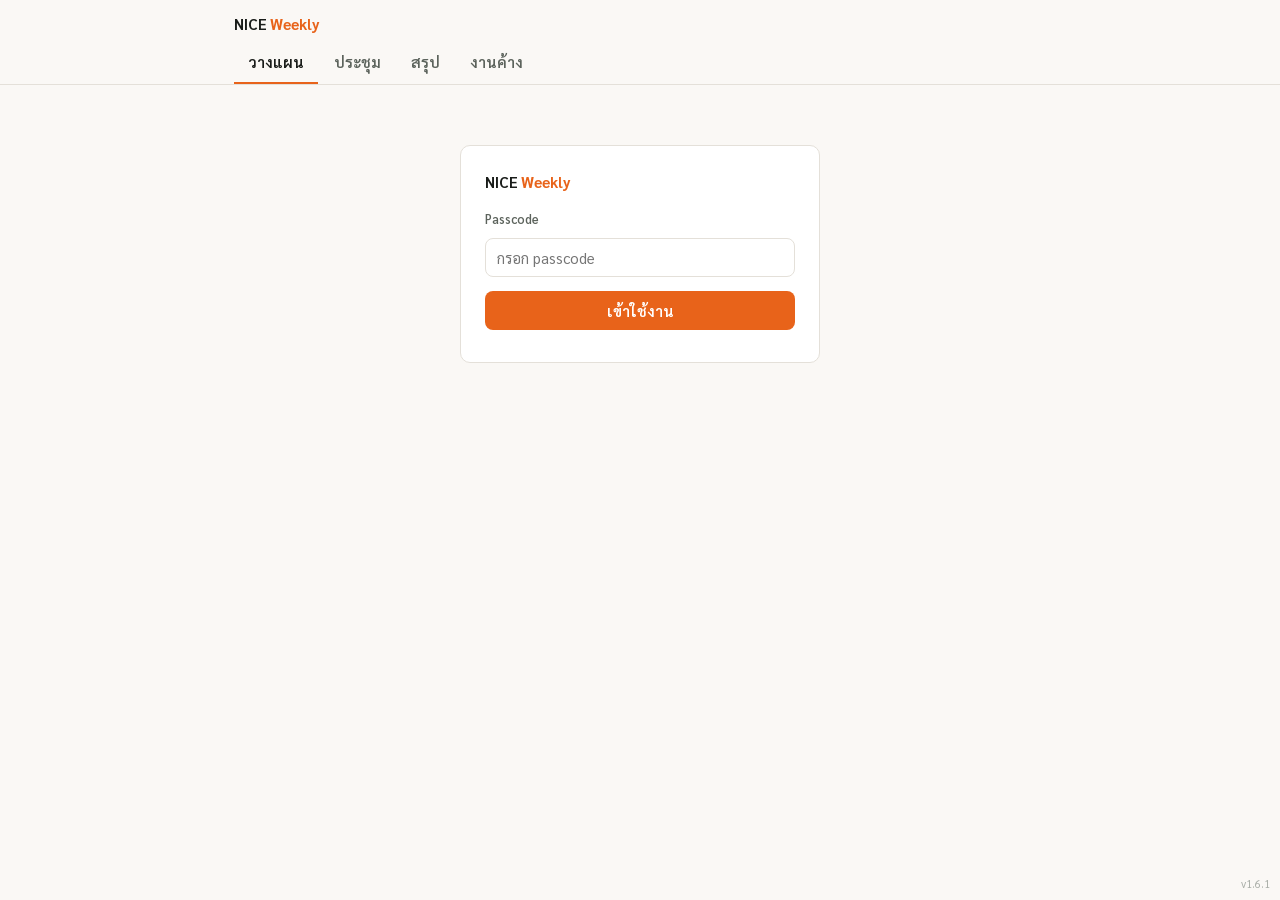
<file: docs/index.html>
<!DOCTYPE html>
<html lang="th">
<head>
<meta charset="utf-8">
<meta name="viewport" content="width=device-width, initial-scale=1">
<title>ประชุม DSR · NICE Weekly</title>
<meta name="apple-mobile-web-app-title" content="NICE Weekly">
<link rel="icon" href="/favicon.ico" sizes="any">
<link rel="icon" href="/icon.svg" type="image/svg+xml">
<link rel="apple-touch-icon" href="/apple-touch-icon.png">
<link rel="manifest" href="/site.webmanifest">
<meta name="theme-color" content="#E8631A">
<link rel="preconnect" href="https://fonts.googleapis.com">
<link rel="preconnect" href="https://fonts.gstatic.com" crossorigin>
<link href="https://fonts.googleapis.com/css2?family=Sarabun:wght@400;500;600;700&display=swap" rel="stylesheet">
<link rel="stylesheet" href="app.css?v=5">
</head>
<body>

<header>
  <div class="hbar">
    <div class="brand">NICE <span>Weekly</span></div>
    <div class="hmeta" id="hmeta"></div>
    <span id="save-status" class="hint" style="margin-left:auto"></span>
  </div>
  <nav>
    <button id="t1" class="on" onclick="go('plan')">วางแผน</button>
    <button id="t2" onclick="go('run')">ประชุม</button>
    <button id="t3" onclick="go('recap')">สรุป</button>
    <button id="t4" onclick="go('tasks')">งานค้าง</button>
  </nav>
</header>

<div class="wrap">
  <section id="plan"></section>
  <section id="run" hidden></section>
  <section id="recap" hidden></section>
  <section id="tasks" hidden></section>
</div>

<div class="toast" id="toast"></div>
<div class="ver" id="ver"></div>

<script src="config.js?v=5"></script>
<script src="api.js?v=5"></script>
<script src="app.js?v=5"></script>
</body>
</html>
</file>
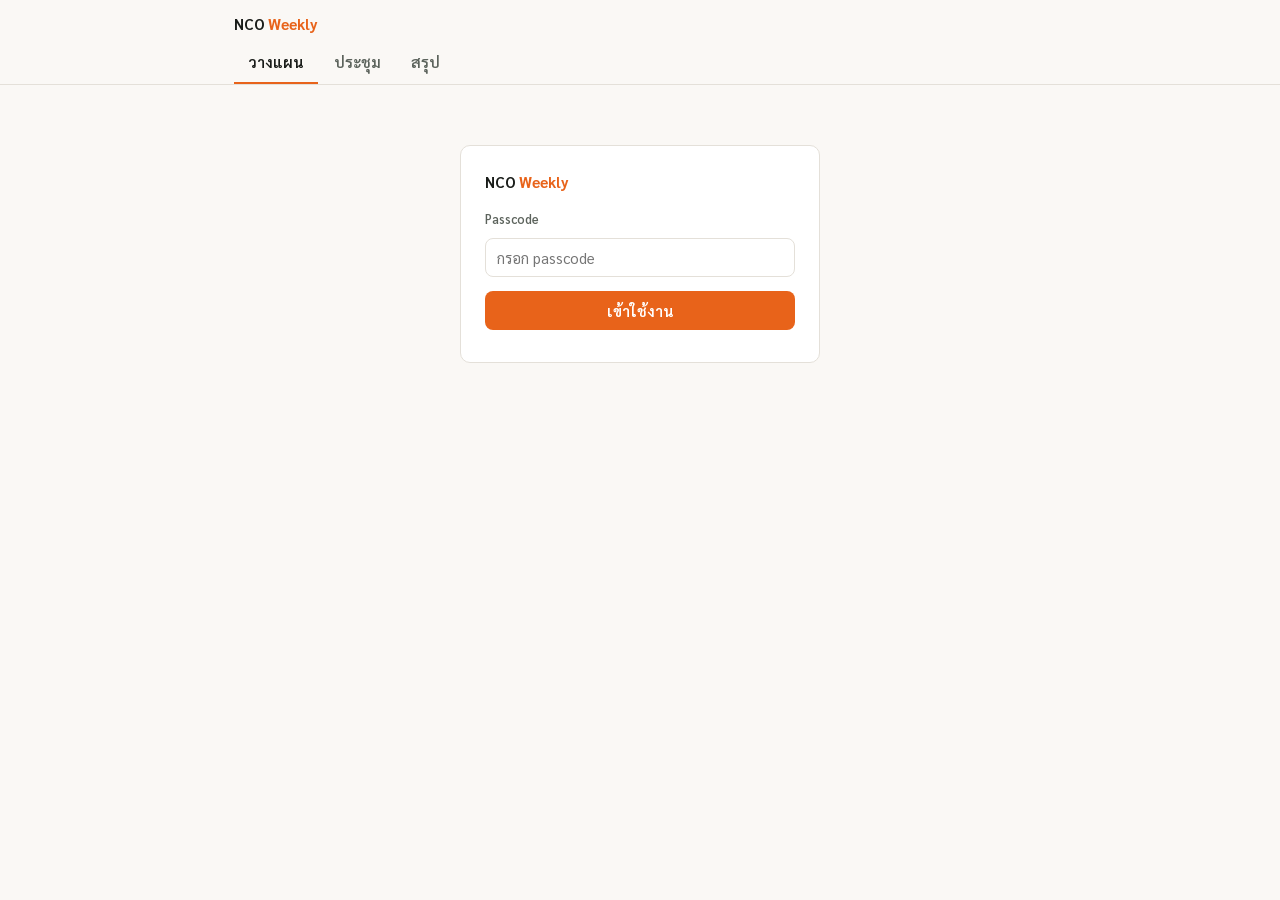
<file: web/index.html>
<!DOCTYPE html>
<html lang="th">
<head>
<meta charset="utf-8">
<meta name="viewport" content="width=device-width, initial-scale=1">
<title>NCO Weekly — ประชุมทีม DSR</title>
<link rel="preconnect" href="https://fonts.googleapis.com">
<link rel="preconnect" href="https://fonts.gstatic.com" crossorigin>
<link href="https://fonts.googleapis.com/css2?family=Sarabun:wght@400;500;600;700&display=swap" rel="stylesheet">
<link rel="stylesheet" href="app.css">
</head>
<body>

<header>
  <div class="hbar">
    <div class="brand">NCO <span>Weekly</span></div>
    <div class="hmeta" id="hmeta"></div>
    <span id="save-status" class="hint" style="margin-left:auto"></span>
  </div>
  <nav>
    <button id="t1" class="on" onclick="go('plan')">วางแผน</button>
    <button id="t2" onclick="go('run')">ประชุม</button>
    <button id="t3" onclick="go('recap')">สรุป</button>
  </nav>
</header>

<div class="wrap">
  <section id="plan"></section>
  <section id="run" hidden></section>
  <section id="recap" hidden></section>
</div>

<div class="toast" id="toast"></div>

<script src="config.js"></script>
<script src="api.js"></script>
<script src="app.js"></script>
</body>
</html>
</file>
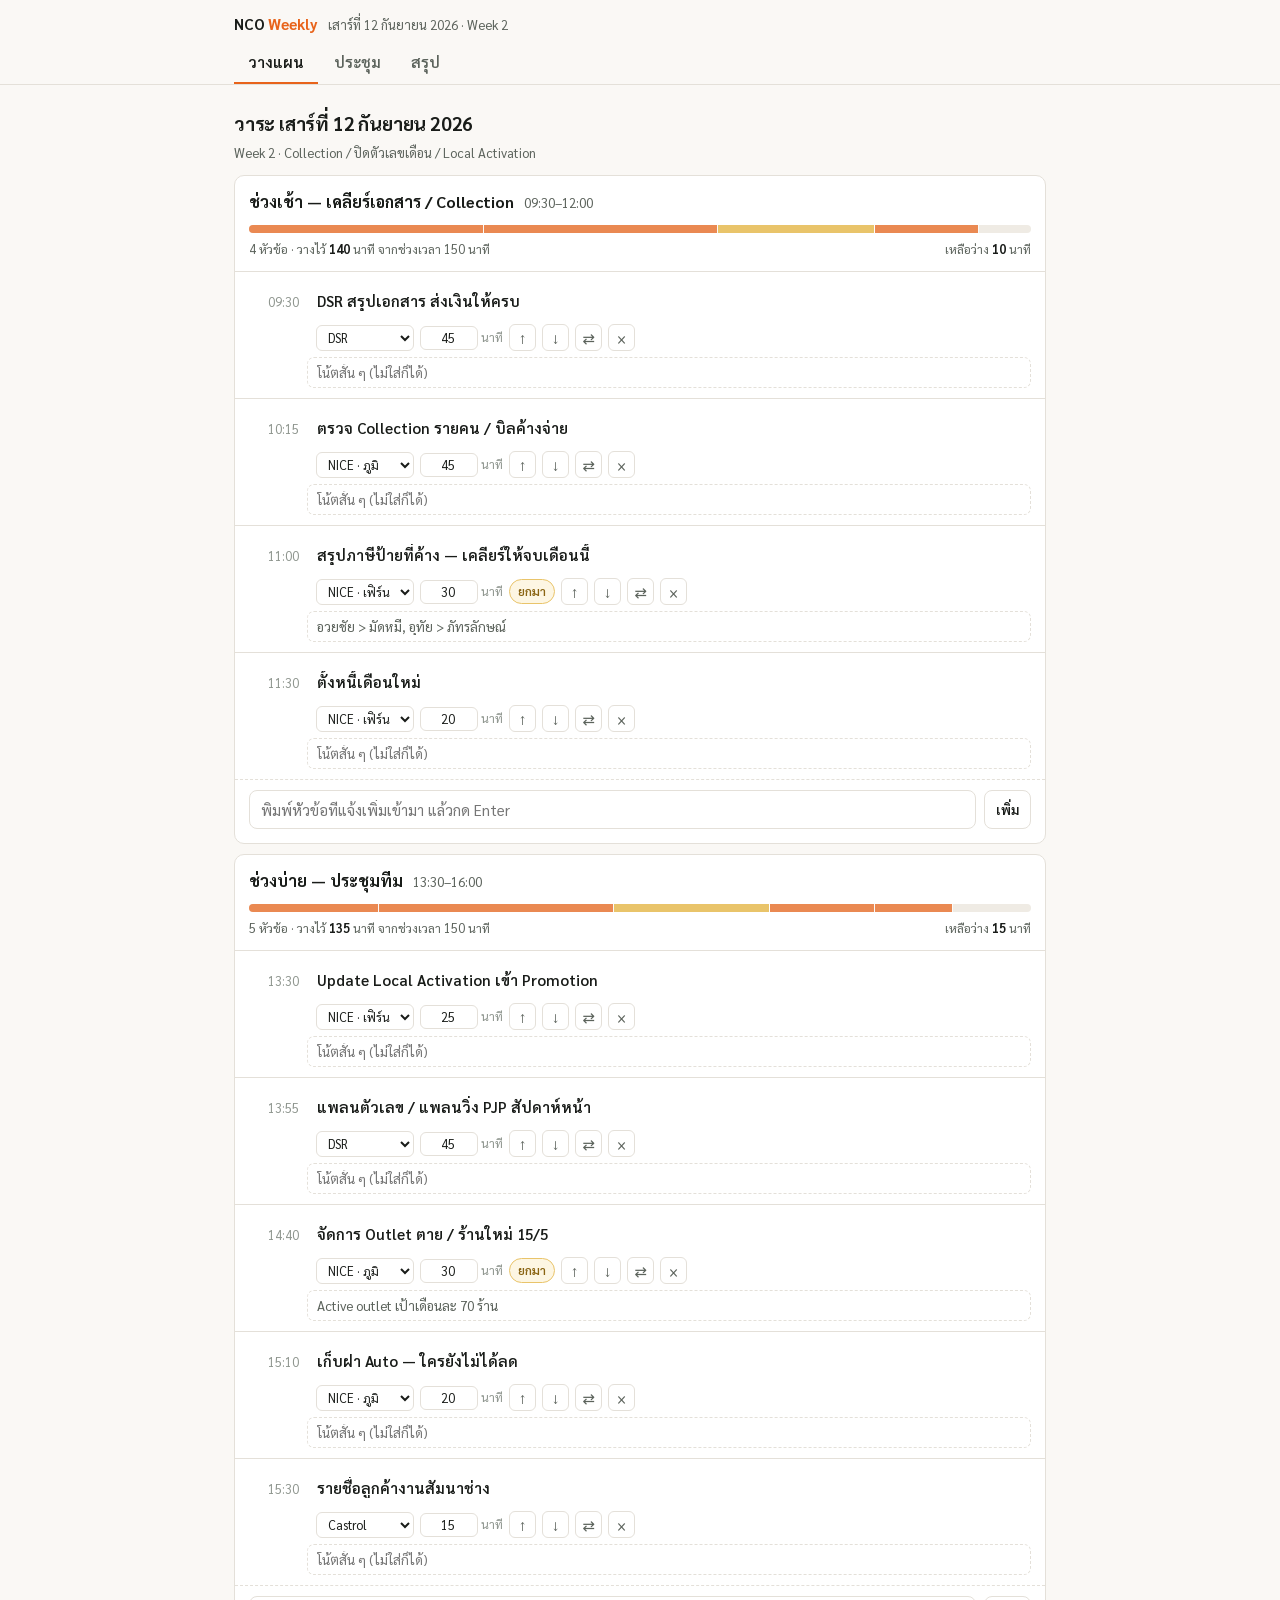
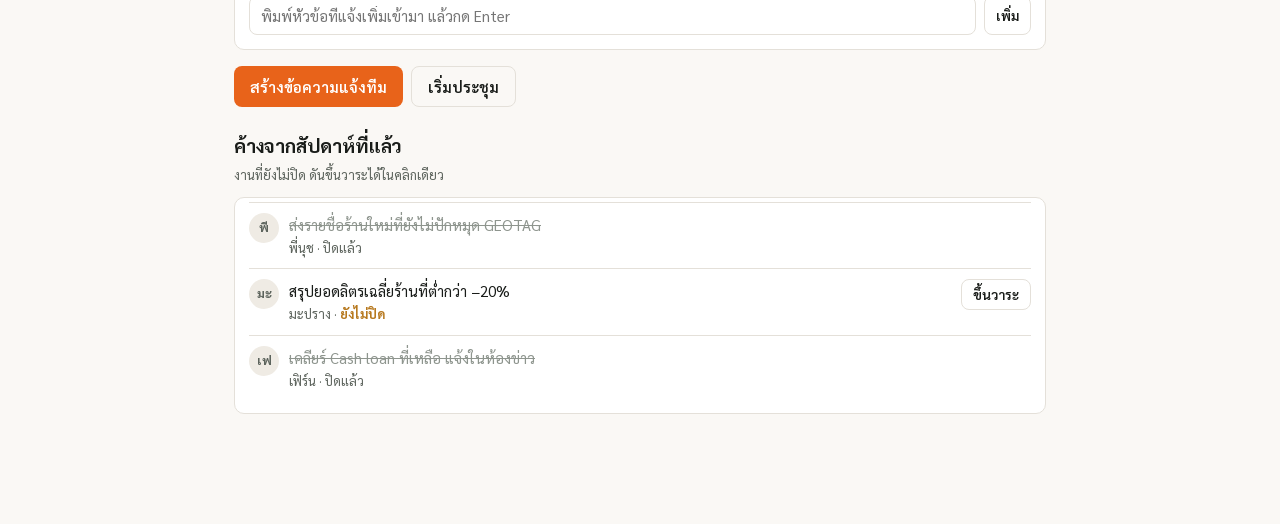
<file: weekly-meeting-prototype.html>
<!DOCTYPE html>
<html lang="th">
<head>
<meta charset="utf-8">
<meta name="viewport" content="width=device-width, initial-scale=1">
<title>NCO Weekly — ประชุมทีม DSR</title>
<link rel="preconnect" href="https://fonts.googleapis.com">
<link rel="preconnect" href="https://fonts.gstatic.com" crossorigin>
<link href="https://fonts.googleapis.com/css2?family=Sarabun:wght@400;500;600;700&display=swap" rel="stylesheet">
<style>
:root{
  --paper:#FAF8F5; --card:#FFFFFF; --ink:#191C19; --ink2:#5C635C; --ink3:#8E958E;
  --line:#E4E0D9; --o:#E8631A; --green:#0E7A4B; --amber:#B7791F; --red:#B4291F;
}
*{box-sizing:border-box;-webkit-tap-highlight-color:transparent}
html,body{margin:0;padding:0}
body{background:var(--paper);color:var(--ink);font-family:Sarabun,system-ui,sans-serif;font-size:15px;line-height:1.55}
button,input,select,textarea{font-family:inherit;font-size:inherit;color:inherit}
.wrap{max-width:840px;margin:0 auto;padding:0 14px 110px}

header{position:sticky;top:0;z-index:20;background:rgba(250,248,245,.94);backdrop-filter:blur(8px);border-bottom:1px solid var(--line)}
.hbar{max-width:840px;margin:0 auto;padding:12px 14px 0;display:flex;align-items:baseline;gap:10px;flex-wrap:wrap}
.brand{font-weight:700;letter-spacing:-.01em}
.brand span{color:var(--o)}
.hmeta{color:var(--ink2);font-size:13px}
nav{max-width:840px;margin:0 auto;padding:8px 14px 0;display:flex;gap:2px}
nav button{background:none;border:0;padding:9px 14px 11px;border-bottom:2px solid transparent;color:var(--ink2);font-weight:600;cursor:pointer}
nav button.on{color:var(--ink);border-bottom-color:var(--o)}
nav button:focus-visible{outline:2px solid var(--o);outline-offset:-2px}

h2{font-size:19px;margin:24px 0 4px;letter-spacing:-.01em}
.sub{color:var(--ink2);font-size:13px;margin:0 0 12px}
.card{background:var(--card);border:1px solid var(--line);border-radius:10px}
.btn{background:var(--ink);color:#fff;border:0;border-radius:8px;padding:10px 16px;font-weight:600;cursor:pointer}
.btn.o{background:var(--o)}
.btn.ghost{background:none;border:1px solid var(--line);color:var(--ink)}
.btn.sm{padding:6px 11px;font-size:13.5px}
.btn:active{transform:translateY(1px)}
.chip{display:inline-flex;align-items:center;font-size:12px;font-weight:600;padding:2px 8px;border-radius:20px;border:1px solid var(--line);color:var(--ink2);white-space:nowrap}
.chip.carry{border-color:#E9C46A;background:#FDF6E3;color:#8A6412}

.sess{margin-top:10px}
.shead{display:flex;align-items:baseline;gap:10px;flex-wrap:wrap;padding:14px 14px 0}
.stitle{font-weight:700;font-size:16px}
.stime{font-variant-numeric:tabular-nums;color:var(--ink2);font-size:13.5px}
.gauge{margin:10px 14px 0;height:8px;border-radius:4px;background:#EFEBE4;overflow:hidden;display:flex}
.gauge i{display:block;height:100%;border-right:1px solid #fff}
.gmeta{padding:7px 14px 12px;font-size:12.5px;color:var(--ink2);display:flex;justify-content:space-between;gap:10px;flex-wrap:wrap}
.gmeta b{color:var(--ink)}
.gmeta .over{color:var(--red)}

.rows{border-top:1px solid var(--line)}
.row{display:grid;grid-template-columns:56px 1fr;gap:8px;padding:10px 14px 10px 8px;border-bottom:1px solid var(--line);align-items:start}
.row:last-child{border-bottom:0}
.at{font-variant-numeric:tabular-nums;color:var(--ink3);font-size:12.5px;padding-top:11px;text-align:right}
.t-in{width:100%;border:1px solid transparent;border-radius:7px;padding:7px 9px;background:transparent;font-weight:600;line-height:1.4}
.t-in:hover{border-color:var(--line)}
.t-in:focus{border-color:var(--o);background:#fff;outline:none}
.ctl{display:flex;gap:6px;align-items:center;flex-wrap:wrap;margin-top:5px;padding-left:9px}
.ctl select,.ctl input[type=number]{border:1px solid var(--line);border-radius:6px;padding:3px 7px;font-size:12.5px;background:#fff}
.ctl input[type=number]{width:58px;text-align:right;font-variant-numeric:tabular-nums}
.unit{font-size:12.5px;color:var(--ink3);margin-left:-3px}
.icon{background:none;border:1px solid var(--line);border-radius:6px;width:27px;height:27px;color:var(--ink2);cursor:pointer;line-height:1;padding:0}
.icon:hover{border-color:var(--ink3);color:var(--ink)}
.n-in{width:100%;border:1px dashed var(--line);border-radius:7px;padding:6px 9px;background:transparent;font-size:13.5px;color:var(--ink2);margin-top:6px}
.n-in:focus{border-color:var(--o);border-style:solid;background:#fff;outline:none}
.quick{display:flex;gap:8px;padding:10px 14px 14px;border-top:1px dashed var(--line)}
.quick input{flex:1;border:1px solid var(--line);border-radius:8px;padding:9px 11px;background:#fff}

.stage{padding:18px 16px;border:1px solid var(--line);border-radius:12px;background:#fff}
.kicker{color:var(--ink2);font-size:12.5px;font-weight:600}
.stage h3{margin:6px 0 10px;font-size:21px;line-height:1.35;letter-spacing:-.01em}
.stage h3 input{font-size:21px;font-weight:700;width:100%;border:1px solid transparent;border-radius:8px;padding:4px 8px;margin-left:-8px;background:transparent}
.stage h3 input:hover{border-color:var(--line)}
.stage h3 input:focus{border-color:var(--o);background:#fff;outline:none}
.clock{display:flex;align-items:center;gap:14px;flex-wrap:wrap;margin:4px 0 14px}
.timer{font-size:44px;font-weight:700;font-variant-numeric:tabular-nums;letter-spacing:-.03em;line-height:1}
.timer.over{color:var(--red)}
.of{color:var(--ink3);font-size:14px;font-variant-numeric:tabular-nums}
.pace{font-size:13px;font-weight:600;padding:4px 10px;border-radius:20px}
.pace.ok{background:#EAF3EE;color:var(--green)}
.pace.late{background:#FBEAE7;color:var(--red)}
.acts{display:flex;gap:8px;flex-wrap:wrap;margin-top:14px}
label{font-size:12.5px;color:var(--ink2);font-weight:600;display:block;margin-bottom:3px}
textarea,.f-in{width:100%;padding:9px 11px;border:1px solid var(--line);border-radius:8px;background:#fff}
textarea{resize:vertical;min-height:64px;line-height:1.5}
.two{display:grid;grid-template-columns:1fr 130px;gap:8px;margin-top:10px}
.queue{margin-top:8px}
.qrow{display:grid;grid-template-columns:56px 1fr;gap:8px;padding:6px 0;font-size:13.5px;align-items:baseline}
.qrow .at{padding-top:0}
.qrow.now{font-weight:600}
.qrow.done span,.qrow.moved span{color:var(--ink3);text-decoration:line-through}
.qsess{font-size:12.5px;font-weight:700;color:var(--ink3);padding:12px 0 2px}
.park li{list-style:none;font-size:13.5px;padding:5px 0 5px 16px;position:relative;color:var(--ink2)}
.park li::before{content:"";position:absolute;left:2px;top:13px;width:5px;height:5px;border-radius:50%;background:#E9C46A}

pre.out{white-space:pre-wrap;background:#fff;border:1px solid var(--line);border-radius:10px;padding:14px;font-family:Sarabun,sans-serif;font-size:13.5px;line-height:1.6;margin:0}
.person{display:flex;gap:10px;padding:10px 0;border-top:1px solid var(--line);align-items:flex-start}
.avatar{width:30px;height:30px;border-radius:50%;background:#EFEBE4;color:var(--ink2);font-weight:700;font-size:12.5px;display:grid;place-items:center;flex:0 0 auto}
.big{font-size:26px;font-weight:700;font-variant-numeric:tabular-nums;letter-spacing:-.02em}
.bhead{display:flex;justify-content:space-between;align-items:baseline;gap:10px;flex-wrap:wrap;padding:14px}
.toast{position:fixed;left:50%;transform:translateX(-50%);bottom:24px;background:var(--ink);color:#fff;padding:10px 18px;border-radius:22px;font-size:14px;opacity:0;pointer-events:none;transition:opacity .18s;z-index:60}
.toast.show{opacity:1}
.hint{font-size:12.5px;color:var(--ink3)}
@media (prefers-reduced-motion:reduce){*{transition:none!important}}
@media (max-width:520px){.row{grid-template-columns:46px 1fr;padding-left:4px}.at{font-size:11.5px}}
</style>
</head>
<body>

<header>
  <div class="hbar">
    <div class="brand">NCO <span>Weekly</span></div>
    <div class="hmeta" id="hmeta"></div>
  </div>
  <nav>
    <button id="t1" class="on" onclick="go('plan')">วางแผน</button>
    <button id="t2" onclick="go('run')">ประชุม</button>
    <button id="t3" onclick="go('recap')">สรุป</button>
  </nav>
</header>

<div class="wrap">
  <section id="plan"></section>
  <section id="run" hidden></section>
  <section id="recap" hidden></section>
</div>

<div class="toast" id="toast"></div>

<script>
/* =====================================================================
   NCO Weekly — prototype (state อยู่ในหน่วยความจำ ยังไม่ต่อ backend)
   ของจริง: sessions / items / actions จะอยู่บน Google Sheets ผ่าน GAS
   ===================================================================== */

const OWNERS={'DSR':'DSR','Castrol':'Castrol','NICE - Poom':'NICE · ภูมิ','NICE - Fern':'NICE · เฟิร์น'};

const M={
  dateLabel:'เสาร์ที่ 12 กันยายน 2026',
  week:2,
  theme:'Collection / ปิดตัวเลขเดือน / Local Activation',
  sessions:[
    {id:'am',title:'ช่วงเช้า — เคลียร์เอกสาร / Collection',start:'09:30',end:'12:00'},
    {id:'pm',title:'ช่วงบ่าย — ประชุมทีม',                start:'13:30',end:'16:00'}
  ],
  items:[
    {id:1,s:'am',t:'DSR สรุปเอกสาร ส่งเงินให้ครบ',            own:'DSR',        min:45,carry:false,note:'',act:'',who:'',st:'todo'},
    {id:2,s:'am',t:'ตรวจ Collection รายคน / บิลค้างจ่าย',      own:'NICE - Poom',min:45,carry:false,note:'',act:'',who:'',st:'todo'},
    {id:3,s:'am',t:'สรุปภาษีป้ายที่ค้าง — เคลียร์ให้จบเดือนนี้',own:'NICE - Fern',min:30,carry:true, note:'อวยชัย > มัดหมี่, อุทัย > ภัทรลักษณ์',act:'',who:'',st:'todo'},
    {id:4,s:'am',t:'ตั้งหนี้เดือนใหม่',                        own:'NICE - Fern',min:20,carry:false,note:'',act:'',who:'',st:'todo'},
    {id:5,s:'pm',t:'Update Local Activation เข้า Promotion',  own:'NICE - Fern',min:25,carry:false,note:'',act:'',who:'',st:'todo'},
    {id:6,s:'pm',t:'แพลนตัวเลข / แพลนวิ่ง PJP สัปดาห์หน้า',    own:'DSR',        min:45,carry:false,note:'',act:'',who:'',st:'todo'},
    {id:7,s:'pm',t:'จัดการ Outlet ตาย / ร้านใหม่ 15/5',        own:'NICE - Poom',min:30,carry:true, note:'Active outlet เป้าเดือนละ 70 ร้าน',act:'',who:'',st:'todo'},
    {id:8,s:'pm',t:'เก็บฝา Auto — ใครยังไม่ได้ลด',             own:'NICE - Poom',min:20,carry:false,note:'',act:'',who:'',st:'todo'},
    {id:9,s:'pm',t:'รายชื่อลูกค้างานสัมนาช่าง',                own:'Castrol',    min:15,carry:false,note:'',act:'',who:'',st:'todo'}
  ],
  park:[],
  lastActions:[
    {act:'ส่งรายชื่อร้านใหม่ที่ยังไม่ปักหมุด GEOTAG',who:'พี่นุช', done:true},
    {act:'สรุปยอดลิตรเฉลี่ยร้านที่ต่ำกว่า −20%',     who:'มะปราง',done:false},
    {act:'เคลียร์ Cash loan ที่เหลือ แจ้งในห้องข่าว',  who:'เฟิร์น', done:true}
  ]
};

let TAB='plan',RUN={idx:-1,sec:0,on:false,tick:null},SEQ=10;
const $=s=>document.querySelector(s);
const esc=s=>(s||'').replace(/[<>&"]/g,c=>({'<':'&lt;','>':'&gt;','&':'&amp;','"':'&quot;'}[c]));
const pad=n=>String(n).padStart(2,'0');
const mins=t=>{const[h,m]=t.split(':').map(Number);return h*60+m;};
const hhmm=v=>pad(Math.floor(v/60)%24)+':'+pad(v%60);
const inSess=id=>M.items.filter(i=>i.s===id);
const planned=id=>inSess(id).reduce((a,i)=>a+i.min,0);
const cap=s=>mins(s.end)-mins(s.start);
const seq=()=>M.sessions.flatMap(s=>inSess(s.id));
const byId=id=>M.items.find(i=>i.id===id);

function startAt(item){
  const s=M.sessions.find(x=>x.id===item.s);
  let m=mins(s.start);
  for(const i of inSess(s.id)){if(i.id===item.id)break;m+=i.min;}
  return hhmm(m);
}
function toast(msg){const t=$('#toast');t.textContent=msg;t.classList.add('show');setTimeout(()=>t.classList.remove('show'),1700);}
function copy(txt){navigator.clipboard?.writeText(txt).then(()=>toast('คัดลอกแล้ว — วางในไลน์กลุ่มได้เลย'),()=>toast('คัดลอกไม่สำเร็จ'));}
function go(tab){TAB=tab;['plan','run','recap'].forEach((s,n)=>{$('#'+s).hidden=(s!==tab);$('#t'+(n+1)).classList.toggle('on',s===tab);});render();}

/* ================= PLAN ================= */
function planView(){
  return `
  <h2>วาระ ${M.dateLabel}</h2>
  <p class="sub">Week ${M.week} · ${esc(M.theme)}</p>

  ${M.sessions.map(sessionCard).join('')}

  <div class="acts" style="margin-top:16px">
    <button class="btn o" onclick="share()">สร้างข้อความแจ้งทีม</button>
    <button class="btn ghost" onclick="go('run')">เริ่มประชุม</button>
  </div>

  <h2>ค้างจากสัปดาห์ที่แล้ว</h2>
  <p class="sub">งานที่ยังไม่ปิด ดันขึ้นวาระได้ในคลิกเดียว</p>
  <div class="card" style="padding:4px 14px 12px">
    ${M.lastActions.map((a,n)=>`
      <div class="person">
        <div class="avatar">${esc(a.who.slice(0,2))}</div>
        <div style="flex:1">
          <div style="${a.done?'text-decoration:line-through;color:var(--ink3)':''}">${esc(a.act)}</div>
          <div class="sub" style="margin:2px 0 0">${esc(a.who)} · ${a.done?'ปิดแล้ว':'<b style="color:var(--amber)">ยังไม่ปิด</b>'}</div>
        </div>
        ${a.done?'':`<button class="btn ghost sm" onclick="pull(${n})">ขึ้นวาระ</button>`}
      </div>`).join('')}
  </div>`;
}

function sessionCard(s){
  const list=inSess(s.id);
  return `
  <div class="card sess">
    <div class="shead">
      <div class="stitle">${esc(s.title)}</div>
      <div class="stime">${s.start}–${s.end}</div>
    </div>
    <div class="gauge" id="g-${s.id}">${gaugeBars(s)}</div>
    <div class="gmeta" id="gm-${s.id}">${gaugeText(s)}</div>
    <div class="rows">${list.length?list.map(itemRow).join(''):'<div class="row"><div></div><div class="hint" style="padding:8px 9px">ยังไม่มีหัวข้อในช่วงนี้</div></div>'}</div>
    <div class="quick">
      <input type="text" id="q-${s.id}" placeholder="พิมพ์หัวข้อที่แจ้งเพิ่มเข้ามา แล้วกด Enter"
             onkeydown="if(event.key==='Enter')quickAdd('${s.id}')">
      <button class="btn ghost sm" onclick="quickAdd('${s.id}')">เพิ่ม</button>
    </div>
  </div>`;
}

function gaugeBars(s){
  const c=cap(s),list=inSess(s.id),p=planned(s.id),base=Math.max(c,p)||1;
  return list.map(i=>`<i style="width:${i.min/base*100}%;background:${i.carry?'#E9C46A':'var(--o)'};opacity:${i.carry?1:.72}"></i>`).join('');
}
function gaugeText(s){
  const c=cap(s),p=planned(s.id),d=c-p,n=inSess(s.id).length;
  return `<span>${n} หัวข้อ · วางไว้ <b>${p}</b> นาที จากช่วงเวลา ${c} นาที</span>`+
    (d>=0?`<span>เหลือว่าง <b>${d}</b> นาที</span>`
         :`<span class="over">เกินเวลา <b>${-d}</b> นาที — ตัดหัวข้อหรือย้ายไปสัปดาห์หน้า</span>`);
}
function paint(){
  M.sessions.forEach(s=>{
    const g=document.getElementById('g-'+s.id); if(g)g.innerHTML=gaugeBars(s);
    const m=document.getElementById('gm-'+s.id); if(m)m.innerHTML=gaugeText(s);
  });
  document.querySelectorAll('[data-at]').forEach(el=>{const i=byId(+el.dataset.at);if(i)el.textContent=startAt(i);});
}

function itemRow(i){
  const other=i.s==='am'?'บ่าย':'เช้า';
  return `
  <div class="row">
    <div class="at" data-at="${i.id}">${startAt(i)}</div>
    <div>
      <input class="t-in" value="${esc(i.t)}" aria-label="ชื่อหัวข้อ" oninput="byId(${i.id}).t=this.value">
      <div class="ctl">
        <select onchange="byId(${i.id}).own=this.value">
          ${Object.keys(OWNERS).map(k=>`<option value="${k}" ${k===i.own?'selected':''}>${OWNERS[k]}</option>`).join('')}
        </select>
        <input type="number" min="5" step="5" value="${i.min}" onchange="byId(${i.id}).min=Math.max(5,+this.value||5);paint()">
        <span class="unit">นาที</span>
        ${i.carry?'<span class="chip carry">ยกมา</span>':''}
        <button class="icon" title="เลื่อนขึ้น" onclick="move(${i.id},-1)">↑</button>
        <button class="icon" title="เลื่อนลง" onclick="move(${i.id},1)">↓</button>
        <button class="icon" title="ย้ายไปช่วง${other}" onclick="swap(${i.id})">⇄</button>
        <button class="icon" title="ลบหัวข้อ" onclick="del(${i.id})">×</button>
      </div>
      <input class="n-in" value="${esc(i.note)}" placeholder="โน้ตสั้น ๆ (ไม่ใส่ก็ได้)" oninput="byId(${i.id}).note=this.value">
    </div>
  </div>`;
}

function quickAdd(sid){
  const el=document.getElementById('q-'+sid),t=el.value.trim(); if(!t)return;
  M.items.push({id:++SEQ,s:sid,t,own:'NICE - Poom',min:15,carry:false,note:'',act:'',who:'',st:'todo'});
  render(); document.getElementById('q-'+sid).focus(); toast('เพิ่มแล้ว ตั้งไว้ 15 นาที ปรับได้');
}
function pull(n){
  const a=M.lastActions[n];
  M.items.push({id:++SEQ,s:'pm',t:'ติดตาม: '+a.act,own:'NICE - Poom',min:10,carry:true,note:a.who,act:'',who:'',st:'todo'});
  render(); toast('ดันขึ้นวาระช่วงบ่ายแล้ว');
}
function del(id){M.items=M.items.filter(x=>x.id!==id);render();}
function swap(id){const i=byId(id);i.s=(i.s==='am'?'pm':'am');render();toast('ย้ายช่วงแล้ว');}
function move(id,d){
  const i=byId(id),list=inSess(i.s),k=list.indexOf(i),j=k+d;
  if(j<0||j>=list.length)return;
  const a=M.items.indexOf(list[k]),b=M.items.indexOf(list[j]);
  [M.items[a],M.items[b]]=[M.items[b],M.items[a]];
  render();
}

function share(){
  const txt=`📌 ประชุมทีม DSR — ${M.dateLabel}
หัวข้อหลัก: ${M.theme}

`+M.sessions.map(s=>`▪️ ${s.title}  (${s.start}–${hhmm(mins(s.start)+planned(s.id))})
`+inSess(s.id).map(i=>`  ${startAt(i)}  ${i.t} — ${OWNERS[i.own]} (${i.min}น.)`).join('\n')).join('\n\n')+`

ใครมีเรื่องแจ้งเพิ่ม ตอบในไลน์ก่อนศุกร์ 17:00 เดี๋ยวแทรกเข้าวาระให้`;
  copy(txt); alert(txt);
}

/* ================= RUN ================= */
function runView(){
  const S=seq();
  if(!S.length)return '<h2>ยังไม่มีหัวข้อ</h2><p class="sub">กลับไปเพิ่มในหน้าวางแผนก่อน</p>';
  if(RUN.idx<0){
    const f=S[0],s=M.sessions.find(x=>x.id===f.s);
    return `
    <h2>เริ่มงานวันเสาร์</h2>
    <p class="sub">${M.dateLabel} · ${S.length} หัวข้อ · ${M.sessions.map(x=>x.start+'–'+x.end).join(' และ ')}</p>
    <div class="stage">
      <div class="kicker">${esc(s.title)} · หัวข้อแรก</div>
      <h3>${esc(f.t)}</h3>
      <div class="ctl" style="padding-left:0"><span class="chip">${OWNERS[f.own]}</span><span class="chip">${f.min} นาที</span></div>
      <div class="acts"><button class="btn o" onclick="startMeeting()">เริ่มจับเวลา</button></div>
      <p class="hint" style="margin-top:12px">ระหว่างประชุม แก้ชื่อหัวข้อ แทรกหัวข้อ หรือขยายเวลาได้ตลอด</p>
    </div>
    ${queueView()}`;
  }
  const i=S[RUN.idx],over=RUN.sec>i.min*60,s=M.sessions.find(x=>x.id===i.s);
  const behind=doneMin()*60-elapsed();
  const dn=S.filter(x=>x.st!=='todo').length;

  return `
  <h2>${esc(s.title)}</h2>
  <p class="sub">หัวข้อ ${RUN.idx+1}/${S.length} · ปิดไปแล้ว ${dn}</p>

  <div class="stage">
    <div class="kicker">${OWNERS[i.own]} · ตั้งไว้ ${i.min} นาที</div>
    <h3><input value="${esc(i.t)}" aria-label="ชื่อหัวข้อ" oninput="byId(${i.id}).t=this.value"></h3>
    <div class="clock">
      <div class="timer ${over?'over':''}">${pad(Math.floor(RUN.sec/60))}:${pad(RUN.sec%60)}</div>
      <div class="of">/ ${pad(i.min)}:00</div>
      <span class="pace ${behind>=0?'ok':'late'}">${behind>=0?'เร็วกว่าแผน '+Math.round(behind/60)+' นาที':'ช้ากว่าแผน '+Math.abs(Math.round(behind/60))+' นาที'}</span>
      <button class="btn ghost sm" onclick="toggle()">${RUN.on?'พัก':'เดินต่อ'}</button>
      <button class="btn ghost sm" onclick="bump(${i.id})">+5 นาที</button>
    </div>

    <label for="nn">บันทึกที่คุยกัน</label>
    <textarea id="nn" oninput="byId(${i.id}).note=this.value" placeholder="สรุปสั้น ๆ ว่าตกลงอะไร">${esc(i.note)}</textarea>
    <div class="two">
      <div><label for="na">Next action</label>
        <input class="f-in" id="na" value="${esc(i.act)}" oninput="byId(${i.id}).act=this.value" placeholder="สิ่งที่ต้องไปทำต่อ"></div>
      <div><label for="nw">ใครทำ</label>
        <input class="f-in" id="nw" value="${esc(i.who)}" oninput="byId(${i.id}).who=this.value" placeholder="ชื่อ"></div>
    </div>

    <div class="acts">
      <button class="btn" onclick="close_('done')">ปิดหัวข้อ ไปต่อ</button>
      <button class="btn ghost" onclick="close_('moved')">ยกไปสัปดาห์หน้า</button>
      <button class="btn ghost" onclick="insert()">+ แทรกหัวข้อ</button>
      <button class="btn ghost" onclick="parkAdd()">+ Parking lot</button>
    </div>
  </div>

  ${M.park.length?`<div class="card park" style="padding:10px 14px;margin-top:12px">
    <div class="sub" style="margin:0 0 2px">Parking lot — เรื่องนอกวาระ ไว้คุยท้ายประชุม</div>
    <ul style="margin:0;padding:0">${M.park.map(p=>`<li>${esc(p)}</li>`).join('')}</ul></div>`:''}

  ${queueView()}`;
}

function queueView(){
  const S=seq(),cur=RUN.idx>=0?S[RUN.idx]:null;
  return '<h2>ลำดับทั้งวัน</h2><div class="queue">'+M.sessions.map(s=>
    `<div class="qsess">${esc(s.title)} · ${s.start}–${s.end}</div>`+
    inSess(s.id).map(i=>`<div class="qrow ${i.st} ${cur&&cur.id===i.id?'now':''}"><div class="at">${startAt(i)}</div><span>${esc(i.t)}</span></div>`).join('')
  ).join('')+'</div>';
}

function doneMin(){return seq().filter(i=>i.st!=='todo').reduce((a,i)=>a+i.min,0);}
function elapsed(){let s=RUN.sec;seq().forEach(i=>{if(i.st!=='todo')s+=i.spent||i.min*60;});return s;}
function startMeeting(){RUN.idx=0;RUN.sec=0;toggle();}
function toggle(){
  RUN.on=!RUN.on; clearInterval(RUN.tick);
  if(RUN.on)RUN.tick=setInterval(()=>{RUN.sec++;paintTimer();},1000);
  render();
}
function paintTimer(){
  const el=document.querySelector('.timer'); if(!el)return;
  el.textContent=pad(Math.floor(RUN.sec/60))+':'+pad(RUN.sec%60);
  el.classList.toggle('over',RUN.sec>seq()[RUN.idx].min*60);
}
function bump(id){byId(id).min+=5;render();toast('ขยายหัวข้อนี้อีก 5 นาที');}
function insert(){
  const t=prompt('หัวข้อที่แทรกเข้ามา:'); if(!t)return;
  const cur=seq()[RUN.idx],at=M.items.indexOf(cur);
  M.items.splice(at+1,0,{id:++SEQ,s:cur.s,t,own:'NICE - Poom',min:10,carry:false,note:'',act:'',who:'',st:'todo'});
  render(); toast('แทรกเป็นหัวข้อถัดไปแล้ว');
}
function parkAdd(){const v=prompt('เรื่องนอกวาระที่โผล่ขึ้นมา:');if(v){M.park.push(v);render();}}
function close_(st){
  const S=seq(),i=S[RUN.idx]; i.st=st; i.spent=RUN.sec;
  if(RUN.idx<S.length-1){RUN.idx++;RUN.sec=0;render();}
  else{clearInterval(RUN.tick);RUN.on=false;toast('จบแล้ว — ไปหน้าสรุป');go('recap');}
}

/* ================= RECAP ================= */
function minutesText(){
  const acts=M.items.filter(i=>i.act),moved=M.items.filter(i=>i.st==='moved');
  return `📝 สรุปประชุมทีม DSR — ${M.dateLabel}

`+M.sessions.map(s=>{
    const d=inSess(s.id).filter(i=>i.st==='done');
    return d.length?`▪️ ${s.title}\n`+d.map(i=>`• ${i.t}${i.note?'\n   → '+i.note:''}`).join('\n'):'';
  }).filter(Boolean).join('\n\n')+`

✅ สิ่งที่ต้องไปทำต่อ
${acts.length?acts.map(i=>`• ${i.act} — ${i.who||'ยังไม่ระบุคน'}`).join('\n'):'— ไม่มี —'}`+
  (moved.length?'\n\n⏭ ยกไปสัปดาห์หน้า\n'+moved.map(i=>'• '+i.t).join('\n'):'')+
  (M.park.length?'\n\n🅿️ เก็บไว้คุยรอบหน้า\n'+M.park.map(p=>'• '+p).join('\n'):'');
}
function recapView(){
  const done=M.items.filter(i=>i.st==='done').length,moved=M.items.filter(i=>i.st==='moved').length;
  if(!done&&!moved)return '<h2>ยังไม่มีสรุป</h2><p class="sub">สรุปจะถูกสร้างอัตโนมัติหลังปิดหัวข้อในหน้า “ประชุม”</p>';
  const spent=M.items.reduce((a,i)=>a+(i.spent||0),0);
  const acts=M.items.filter(i=>i.act),by={};
  acts.forEach(i=>{const w=i.who||'ยังไม่ระบุคน';(by[w]=by[w]||[]).push(i.act);});

  return `
  <h2>สรุปการประชุม</h2>
  <p class="sub">${M.dateLabel}</p>
  <div class="card">
    <div class="bhead">
      <div><div class="big">${Math.round(spent/60)} นาที</div><div class="sub" style="margin:2px 0 0">ใช้จริง จากที่วางไว้ ${M.sessions.reduce((a,s)=>a+planned(s.id),0)} นาที</div></div>
      <div style="text-align:right"><div class="big">${done}<span style="font-size:16px;color:var(--ink3)">/${M.items.length}</span></div><div class="sub" style="margin:2px 0 0">หัวข้อที่ปิดได้</div></div>
    </div>
  </div>

  <h2>งานที่ต้องไปทำต่อ</h2>
  <p class="sub">ที่ยังไม่ปิด จะเด้งขึ้นวาระสัปดาห์หน้า</p>
  <div class="card" style="padding:4px 14px 12px">
    ${Object.keys(by).length?Object.entries(by).map(([w,l])=>`
      <div class="person"><div class="avatar">${esc(w.slice(0,2))}</div>
        <div style="flex:1"><div style="font-weight:600">${esc(w)}</div>
        ${l.map(a=>`<div style="color:var(--ink2);font-size:14px">• ${esc(a)}</div>`).join('')}</div></div>`).join('')
      :'<p class="sub" style="padding:10px 0">ยังไม่มีใครได้รับงาน</p>'}
  </div>

  <h2>ข้อความส่งเข้าไลน์กลุ่ม</h2>
  <p class="sub">กดคัดลอกแล้ววางได้เลย</p>
  <pre class="out">${esc(minutesText())}</pre>
  <div class="acts" style="margin-top:12px">
    <button class="btn o" onclick="copy(minutesText())">คัดลอกสรุป</button>
    <button class="btn ghost" onclick="nextWeek()">สร้างวาระสัปดาห์หน้า</button>
  </div>`;
}
function nextWeek(){
  const c=M.items.filter(i=>i.st==='moved'||(i.act&&i.who));
  alert('สัปดาห์หน้าจะเริ่มด้วย '+c.length+' หัวข้อที่ยกมาอัตโนมัติ:\n\n'+
    c.map(i=>'• '+(i.st==='moved'?i.t:'ติดตาม: '+i.act+' ('+i.who+')')).join('\n'));
}

/* ================= boot ================= */
function render(){
  $('#hmeta').textContent=M.dateLabel+' · Week '+M.week;
  if(TAB==='plan') $('#plan').innerHTML=planView();
  if(TAB==='run')  $('#run').innerHTML=runView();
  if(TAB==='recap')$('#recap').innerHTML=recapView();
}
render();
</script>
</body>
</html>
</file>
<file: docs/app.css>
:root{
  --paper:#FAF8F5; --card:#FFFFFF; --ink:#191C19; --ink2:#5C635C; --ink3:#8E958E;
  --line:#E4E0D9; --o:#E8631A; --green:#0E7A4B; --amber:#B7791F; --red:#B4291F;
}
*{box-sizing:border-box;-webkit-tap-highlight-color:transparent}
html,body{margin:0;padding:0}
body{background:var(--paper);color:var(--ink);font-family:Sarabun,system-ui,sans-serif;font-size:15px;line-height:1.55}
button,input,select,textarea{font-family:inherit;font-size:inherit;color:inherit}
.wrap{max-width:840px;margin:0 auto;padding:0 14px 110px}

header{position:sticky;top:0;z-index:20;background:rgba(250,248,245,.94);backdrop-filter:blur(8px);border-bottom:1px solid var(--line)}
.hbar{max-width:840px;margin:0 auto;padding:12px 14px 0;display:flex;align-items:baseline;gap:10px;flex-wrap:wrap}
.brand{font-weight:700;letter-spacing:-.01em}
.brand span{color:var(--o)}
.hmeta{color:var(--ink2);font-size:13px}
nav{max-width:840px;margin:0 auto;padding:8px 14px 0;display:flex;gap:2px}
nav button{background:none;border:0;padding:9px 14px 11px;border-bottom:2px solid transparent;color:var(--ink2);font-weight:600;cursor:pointer}
nav button.on{color:var(--ink);border-bottom-color:var(--o)}
nav button:focus-visible{outline:2px solid var(--o);outline-offset:-2px}

h2{font-size:19px;margin:24px 0 4px;letter-spacing:-.01em}
.sub{color:var(--ink2);font-size:13px;margin:0 0 12px}
.card{background:var(--card);border:1px solid var(--line);border-radius:10px}
.btn{background:var(--ink);color:#fff;border:0;border-radius:8px;padding:10px 16px;font-weight:600;cursor:pointer}
.btn.o{background:var(--o)}
.btn.ghost{background:none;border:1px solid var(--line);color:var(--ink)}
.btn.sm{padding:6px 11px;font-size:13.5px}
.btn:active{transform:translateY(1px)}
.chip{display:inline-flex;align-items:center;font-size:12px;font-weight:600;padding:2px 8px;border-radius:20px;border:1px solid var(--line);color:var(--ink2);white-space:nowrap}
.chip.carry{border-color:#E9C46A;background:#FDF6E3;color:#8A6412}

.sess{margin-top:10px}
.shead{display:flex;align-items:baseline;gap:10px;flex-wrap:wrap;padding:14px 14px 0}
.stitle{font-weight:700;font-size:16px}
.stime{font-variant-numeric:tabular-nums;color:var(--ink2);font-size:13.5px}
.gauge{margin:10px 14px 0;height:8px;border-radius:4px;background:#EFEBE4;overflow:hidden;display:flex}
.gauge i{display:block;height:100%;border-right:1px solid #fff}
.gmeta{padding:7px 14px 12px;font-size:12.5px;color:var(--ink2);display:flex;justify-content:space-between;gap:10px;flex-wrap:wrap}
.gmeta b{color:var(--ink)}
.gmeta .over{color:var(--red)}

.rows{border-top:1px solid var(--line)}
.row{display:grid;grid-template-columns:56px 1fr;gap:8px;padding:10px 14px 10px 8px;border-bottom:1px solid var(--line);align-items:start}
.row:last-child{border-bottom:0}
.at{font-variant-numeric:tabular-nums;color:var(--ink3);font-size:12.5px;padding-top:11px;text-align:right}
.t-in{width:100%;border:1px solid transparent;border-radius:7px;padding:7px 9px;background:transparent;font-weight:600;line-height:1.4}
.t-in:hover{border-color:var(--line)}
.t-in:focus{border-color:var(--o);background:#fff;outline:none}
.ctl{display:flex;gap:6px;align-items:center;flex-wrap:wrap;margin-top:5px;padding-left:9px}
.ctl select,.ctl input[type=number]{border:1px solid var(--line);border-radius:6px;padding:3px 7px;font-size:12.5px;background:#fff}
.ctl input[type=number]{width:58px;text-align:right;font-variant-numeric:tabular-nums}
.unit{font-size:12.5px;color:var(--ink3);margin-left:-3px}
.icon{background:none;border:1px solid var(--line);border-radius:6px;width:27px;height:27px;color:var(--ink2);cursor:pointer;line-height:1;padding:0}
.icon:hover{border-color:var(--ink3);color:var(--ink)}
.n-in{width:100%;border:1px dashed var(--line);border-radius:7px;padding:6px 9px;background:transparent;font-size:13.5px;color:var(--ink2);margin-top:6px}
.n-in:focus{border-color:var(--o);border-style:solid;background:#fff;outline:none}
.quick{display:flex;gap:8px;padding:10px 14px 14px;border-top:1px dashed var(--line)}
.quick input{flex:1;border:1px solid var(--line);border-radius:8px;padding:9px 11px;background:#fff}

.stage{padding:18px 16px;border:1px solid var(--line);border-radius:12px;background:#fff}
.kicker{color:var(--ink2);font-size:12.5px;font-weight:600}
.stage h3{margin:6px 0 10px;font-size:21px;line-height:1.35;letter-spacing:-.01em}
.stage h3 input{font-size:21px;font-weight:700;width:100%;border:1px solid transparent;border-radius:8px;padding:4px 8px;margin-left:-8px;background:transparent}
.stage h3 input:hover{border-color:var(--line)}
.stage h3 input:focus{border-color:var(--o);background:#fff;outline:none}
.clock{display:flex;align-items:center;gap:14px;flex-wrap:wrap;margin:4px 0 14px}
.timer{font-size:44px;font-weight:700;font-variant-numeric:tabular-nums;letter-spacing:-.03em;line-height:1}
.timer.over{color:var(--red)}
.of{color:var(--ink3);font-size:14px;font-variant-numeric:tabular-nums}
.pace{font-size:13px;font-weight:600;padding:4px 10px;border-radius:20px}
.pace.ok{background:#EAF3EE;color:var(--green)}
.pace.late{background:#FBEAE7;color:var(--red)}
.acts{display:flex;gap:8px;flex-wrap:wrap;margin-top:14px}
label{font-size:12.5px;color:var(--ink2);font-weight:600;display:block;margin-bottom:3px}
textarea,.f-in{width:100%;padding:9px 11px;border:1px solid var(--line);border-radius:8px;background:#fff}
textarea{resize:vertical;min-height:64px;line-height:1.5}
.two{display:grid;grid-template-columns:1fr 130px;gap:8px;margin-top:10px}
.queue{margin-top:8px}
.qrow{display:grid;grid-template-columns:56px 1fr;gap:8px;padding:6px 0;font-size:13.5px;align-items:baseline}
.qrow .at{padding-top:0}
.qrow.now{font-weight:600}
.qrow.done span,.qrow.moved span{color:var(--ink3);text-decoration:line-through}
.qsess{font-size:12.5px;font-weight:700;color:var(--ink3);padding:12px 0 2px}
.park li{list-style:none;font-size:13.5px;padding:5px 0 5px 16px;position:relative;color:var(--ink2)}
.park li::before{content:"";position:absolute;left:2px;top:13px;width:5px;height:5px;border-radius:50%;background:#E9C46A}

pre.out{white-space:pre-wrap;background:#fff;border:1px solid var(--line);border-radius:10px;padding:14px;font-family:Sarabun,sans-serif;font-size:13.5px;line-height:1.6;margin:0}
.person{display:flex;gap:10px;padding:10px 0;border-top:1px solid var(--line);align-items:flex-start}
.avatar{width:30px;height:30px;border-radius:50%;background:#EFEBE4;color:var(--ink2);font-weight:700;font-size:12.5px;display:grid;place-items:center;flex:0 0 auto}
.big{font-size:26px;font-weight:700;font-variant-numeric:tabular-nums;letter-spacing:-.02em}
.bhead{display:flex;justify-content:space-between;align-items:baseline;gap:10px;flex-wrap:wrap;padding:14px}
.toast{position:fixed;left:50%;transform:translateX(-50%);bottom:24px;background:var(--ink);color:#fff;padding:10px 18px;border-radius:22px;font-size:14px;opacity:0;pointer-events:none;transition:opacity .18s;z-index:60}
.toast.show{opacity:1}
.hint{font-size:12.5px;color:var(--ink3)}
@media (prefers-reduced-motion:reduce){*{transition:none!important}}
@media (max-width:520px){.row{grid-template-columns:46px 1fr;padding-left:4px}.at{font-size:11.5px}}

/* ---------- บริบทครั้งก่อน (หัวข้อที่ยกมา) ---------- */
.prev{margin-top:8px;padding:8px 10px;border-left:3px solid #E9C46A;background:#FDF8EC;border-radius:0 7px 7px 0;font-size:13.5px}
.prev-h{font-size:12px;font-weight:700;color:#8A6412;margin-bottom:2px}
.prev-n{white-space:pre-wrap;color:var(--ink2);line-height:1.5}
.prev-a{color:var(--ink);margin-top:3px;font-size:13.5px}
.who{display:inline-block;font-size:12px;font-weight:600;color:var(--o);margin-left:4px}
.stage .prev{margin:-2px 0 14px}

/* ---------- หน้าสรุป ---------- */
.rhead{display:flex;align-items:center;justify-content:space-between;gap:10px;flex-wrap:wrap;margin-top:24px}
.hist{border:1px solid var(--line);border-radius:8px;padding:6px 9px;background:#fff;font-size:13.5px;max-width:100%}
.stats{display:grid;grid-template-columns:repeat(5,1fr);gap:4px;padding:14px 10px;text-align:center}
.stats .sub{margin:0;font-size:12px}
.stats .big{font-size:24px}
.rt{display:grid;grid-template-columns:26px 1fr;gap:8px;padding:12px 0;border-top:1px solid var(--line)}
.qsess+.rt{border-top:0}
.rt-n{font-weight:700;color:var(--ink3);font-variant-numeric:tabular-nums;padding-top:1px}
.rt-t{font-weight:700;font-size:15.5px;line-height:1.4}
.rt-m{display:flex;gap:10px;align-items:center;flex-wrap:wrap;font-size:12.5px;color:var(--ink3);margin-top:3px}
.rt-note{white-space:pre-wrap;margin-top:7px;font-size:14px;color:var(--ink2);line-height:1.55}
.chip.st-done{border-color:#9FC5AE;background:#EDF6F1;color:var(--green)}
.chip.st-moved{border-color:#E9C46A;background:#FDF6E3;color:#8A6412}
@media (max-width:520px){.stats{grid-template-columns:repeat(3,1fr);row-gap:12px}}

/* ---------- ป้ายเวอร์ชัน ---------- */
.ver{position:fixed;right:10px;bottom:8px;font-size:11px;color:var(--ink3);opacity:.75;font-variant-numeric:tabular-nums;pointer-events:none;z-index:5}
.ver.warn{color:var(--amber);opacity:1;font-weight:600}

/* ---------- งานค้าง ---------- */
.filters{display:flex;gap:6px;flex-wrap:wrap;margin:4px 0 12px}
.fchip{border:1px solid var(--line);background:#fff;border-radius:20px;padding:5px 12px;font-size:13.5px;cursor:pointer;color:var(--ink2)}
.fchip b{color:var(--ink);margin-left:2px}
.fchip.on{background:var(--ink);border-color:var(--ink);color:#fff}
.fchip.on b{color:#fff}
.tgroup{padding:4px 14px 6px;margin-bottom:10px}
.tg-h{font-weight:700;padding:10px 0 4px}
.task{display:flex;gap:12px;align-items:flex-start;padding:10px 0;border-top:1px solid var(--line);cursor:pointer}
.tg-h+.task{border-top:0}
.task input{width:20px;height:20px;margin:2px 0 0;accent-color:var(--green);flex:0 0 auto;cursor:pointer}
.tk-b{flex:1;display:flex;flex-direction:column;gap:2px}
.tk-a{font-size:15px;line-height:1.45}
.tk-m{font-size:12.5px;color:var(--ink3)}
.task.closing .tk-a,.task.done .tk-a{text-decoration:line-through;color:var(--ink3)}
.task.done{cursor:default;align-items:center}

/* ---------- โหมดฉายจอ (หน้าประชุม) ---------- */
body.stage-mode .wrap,body.stage-mode .hbar,body.stage-mode nav{max-width:1180px}
body.stage-mode .stage{padding:28px 30px}
body.stage-mode .kicker{font-size:18px}
body.stage-mode .stage h3 input{font-size:40px;line-height:1.25}
body.stage-mode .timer{font-size:110px}
body.stage-mode .of{font-size:26px}
body.stage-mode .pace{font-size:18px;padding:6px 14px}
body.stage-mode .stage label{font-size:16px}
body.stage-mode .stage textarea{font-size:22px;line-height:1.5;min-height:150px}
body.stage-mode .stage .f-in{font-size:20px}
body.stage-mode .stage .prev{font-size:19px}
body.stage-mode .stage .prev-h{font-size:15px}
body.stage-mode .stage .prev-a{font-size:19px}
body.stage-mode .two{grid-template-columns:1fr 220px}
body.stage-mode .qrow{font-size:17px}
body.stage-mode h2{font-size:24px}
</file>
<file: web/app.css>
:root{
  --paper:#FAF8F5; --card:#FFFFFF; --ink:#191C19; --ink2:#5C635C; --ink3:#8E958E;
  --line:#E4E0D9; --o:#E8631A; --green:#0E7A4B; --amber:#B7791F; --red:#B4291F;
}
*{box-sizing:border-box;-webkit-tap-highlight-color:transparent}
html,body{margin:0;padding:0}
body{background:var(--paper);color:var(--ink);font-family:Sarabun,system-ui,sans-serif;font-size:15px;line-height:1.55}
button,input,select,textarea{font-family:inherit;font-size:inherit;color:inherit}
.wrap{max-width:840px;margin:0 auto;padding:0 14px 110px}

header{position:sticky;top:0;z-index:20;background:rgba(250,248,245,.94);backdrop-filter:blur(8px);border-bottom:1px solid var(--line)}
.hbar{max-width:840px;margin:0 auto;padding:12px 14px 0;display:flex;align-items:baseline;gap:10px;flex-wrap:wrap}
.brand{font-weight:700;letter-spacing:-.01em}
.brand span{color:var(--o)}
.hmeta{color:var(--ink2);font-size:13px}
nav{max-width:840px;margin:0 auto;padding:8px 14px 0;display:flex;gap:2px}
nav button{background:none;border:0;padding:9px 14px 11px;border-bottom:2px solid transparent;color:var(--ink2);font-weight:600;cursor:pointer}
nav button.on{color:var(--ink);border-bottom-color:var(--o)}
nav button:focus-visible{outline:2px solid var(--o);outline-offset:-2px}

h2{font-size:19px;margin:24px 0 4px;letter-spacing:-.01em}
.sub{color:var(--ink2);font-size:13px;margin:0 0 12px}
.card{background:var(--card);border:1px solid var(--line);border-radius:10px}
.btn{background:var(--ink);color:#fff;border:0;border-radius:8px;padding:10px 16px;font-weight:600;cursor:pointer}
.btn.o{background:var(--o)}
.btn.ghost{background:none;border:1px solid var(--line);color:var(--ink)}
.btn.sm{padding:6px 11px;font-size:13.5px}
.btn:active{transform:translateY(1px)}
.chip{display:inline-flex;align-items:center;font-size:12px;font-weight:600;padding:2px 8px;border-radius:20px;border:1px solid var(--line);color:var(--ink2);white-space:nowrap}
.chip.carry{border-color:#E9C46A;background:#FDF6E3;color:#8A6412}

.sess{margin-top:10px}
.shead{display:flex;align-items:baseline;gap:10px;flex-wrap:wrap;padding:14px 14px 0}
.stitle{font-weight:700;font-size:16px}
.stime{font-variant-numeric:tabular-nums;color:var(--ink2);font-size:13.5px}
.gauge{margin:10px 14px 0;height:8px;border-radius:4px;background:#EFEBE4;overflow:hidden;display:flex}
.gauge i{display:block;height:100%;border-right:1px solid #fff}
.gmeta{padding:7px 14px 12px;font-size:12.5px;color:var(--ink2);display:flex;justify-content:space-between;gap:10px;flex-wrap:wrap}
.gmeta b{color:var(--ink)}
.gmeta .over{color:var(--red)}

.rows{border-top:1px solid var(--line)}
.row{display:grid;grid-template-columns:56px 1fr;gap:8px;padding:10px 14px 10px 8px;border-bottom:1px solid var(--line);align-items:start}
.row:last-child{border-bottom:0}
.at{font-variant-numeric:tabular-nums;color:var(--ink3);font-size:12.5px;padding-top:11px;text-align:right}
.t-in{width:100%;border:1px solid transparent;border-radius:7px;padding:7px 9px;background:transparent;font-weight:600;line-height:1.4}
.t-in:hover{border-color:var(--line)}
.t-in:focus{border-color:var(--o);background:#fff;outline:none}
.ctl{display:flex;gap:6px;align-items:center;flex-wrap:wrap;margin-top:5px;padding-left:9px}
.ctl select,.ctl input[type=number]{border:1px solid var(--line);border-radius:6px;padding:3px 7px;font-size:12.5px;background:#fff}
.ctl input[type=number]{width:58px;text-align:right;font-variant-numeric:tabular-nums}
.unit{font-size:12.5px;color:var(--ink3);margin-left:-3px}
.icon{background:none;border:1px solid var(--line);border-radius:6px;width:27px;height:27px;color:var(--ink2);cursor:pointer;line-height:1;padding:0}
.icon:hover{border-color:var(--ink3);color:var(--ink)}
.n-in{width:100%;border:1px dashed var(--line);border-radius:7px;padding:6px 9px;background:transparent;font-size:13.5px;color:var(--ink2);margin-top:6px}
.n-in:focus{border-color:var(--o);border-style:solid;background:#fff;outline:none}
.quick{display:flex;gap:8px;padding:10px 14px 14px;border-top:1px dashed var(--line)}
.quick input{flex:1;border:1px solid var(--line);border-radius:8px;padding:9px 11px;background:#fff}

.stage{padding:18px 16px;border:1px solid var(--line);border-radius:12px;background:#fff}
.kicker{color:var(--ink2);font-size:12.5px;font-weight:600}
.stage h3{margin:6px 0 10px;font-size:21px;line-height:1.35;letter-spacing:-.01em}
.stage h3 input{font-size:21px;font-weight:700;width:100%;border:1px solid transparent;border-radius:8px;padding:4px 8px;margin-left:-8px;background:transparent}
.stage h3 input:hover{border-color:var(--line)}
.stage h3 input:focus{border-color:var(--o);background:#fff;outline:none}
.clock{display:flex;align-items:center;gap:14px;flex-wrap:wrap;margin:4px 0 14px}
.timer{font-size:44px;font-weight:700;font-variant-numeric:tabular-nums;letter-spacing:-.03em;line-height:1}
.timer.over{color:var(--red)}
.of{color:var(--ink3);font-size:14px;font-variant-numeric:tabular-nums}
.pace{font-size:13px;font-weight:600;padding:4px 10px;border-radius:20px}
.pace.ok{background:#EAF3EE;color:var(--green)}
.pace.late{background:#FBEAE7;color:var(--red)}
.acts{display:flex;gap:8px;flex-wrap:wrap;margin-top:14px}
label{font-size:12.5px;color:var(--ink2);font-weight:600;display:block;margin-bottom:3px}
textarea,.f-in{width:100%;padding:9px 11px;border:1px solid var(--line);border-radius:8px;background:#fff}
textarea{resize:vertical;min-height:64px;line-height:1.5}
.two{display:grid;grid-template-columns:1fr 130px;gap:8px;margin-top:10px}
.queue{margin-top:8px}
.qrow{display:grid;grid-template-columns:56px 1fr;gap:8px;padding:6px 0;font-size:13.5px;align-items:baseline}
.qrow .at{padding-top:0}
.qrow.now{font-weight:600}
.qrow.done span,.qrow.moved span{color:var(--ink3);text-decoration:line-through}
.qsess{font-size:12.5px;font-weight:700;color:var(--ink3);padding:12px 0 2px}
.park li{list-style:none;font-size:13.5px;padding:5px 0 5px 16px;position:relative;color:var(--ink2)}
.park li::before{content:"";position:absolute;left:2px;top:13px;width:5px;height:5px;border-radius:50%;background:#E9C46A}

pre.out{white-space:pre-wrap;background:#fff;border:1px solid var(--line);border-radius:10px;padding:14px;font-family:Sarabun,sans-serif;font-size:13.5px;line-height:1.6;margin:0}
.person{display:flex;gap:10px;padding:10px 0;border-top:1px solid var(--line);align-items:flex-start}
.avatar{width:30px;height:30px;border-radius:50%;background:#EFEBE4;color:var(--ink2);font-weight:700;font-size:12.5px;display:grid;place-items:center;flex:0 0 auto}
.big{font-size:26px;font-weight:700;font-variant-numeric:tabular-nums;letter-spacing:-.02em}
.bhead{display:flex;justify-content:space-between;align-items:baseline;gap:10px;flex-wrap:wrap;padding:14px}
.toast{position:fixed;left:50%;transform:translateX(-50%);bottom:24px;background:var(--ink);color:#fff;padding:10px 18px;border-radius:22px;font-size:14px;opacity:0;pointer-events:none;transition:opacity .18s;z-index:60}
.toast.show{opacity:1}
.hint{font-size:12.5px;color:var(--ink3)}
@media (prefers-reduced-motion:reduce){*{transition:none!important}}
@media (max-width:520px){.row{grid-template-columns:46px 1fr;padding-left:4px}.at{font-size:11.5px}}
</file>
